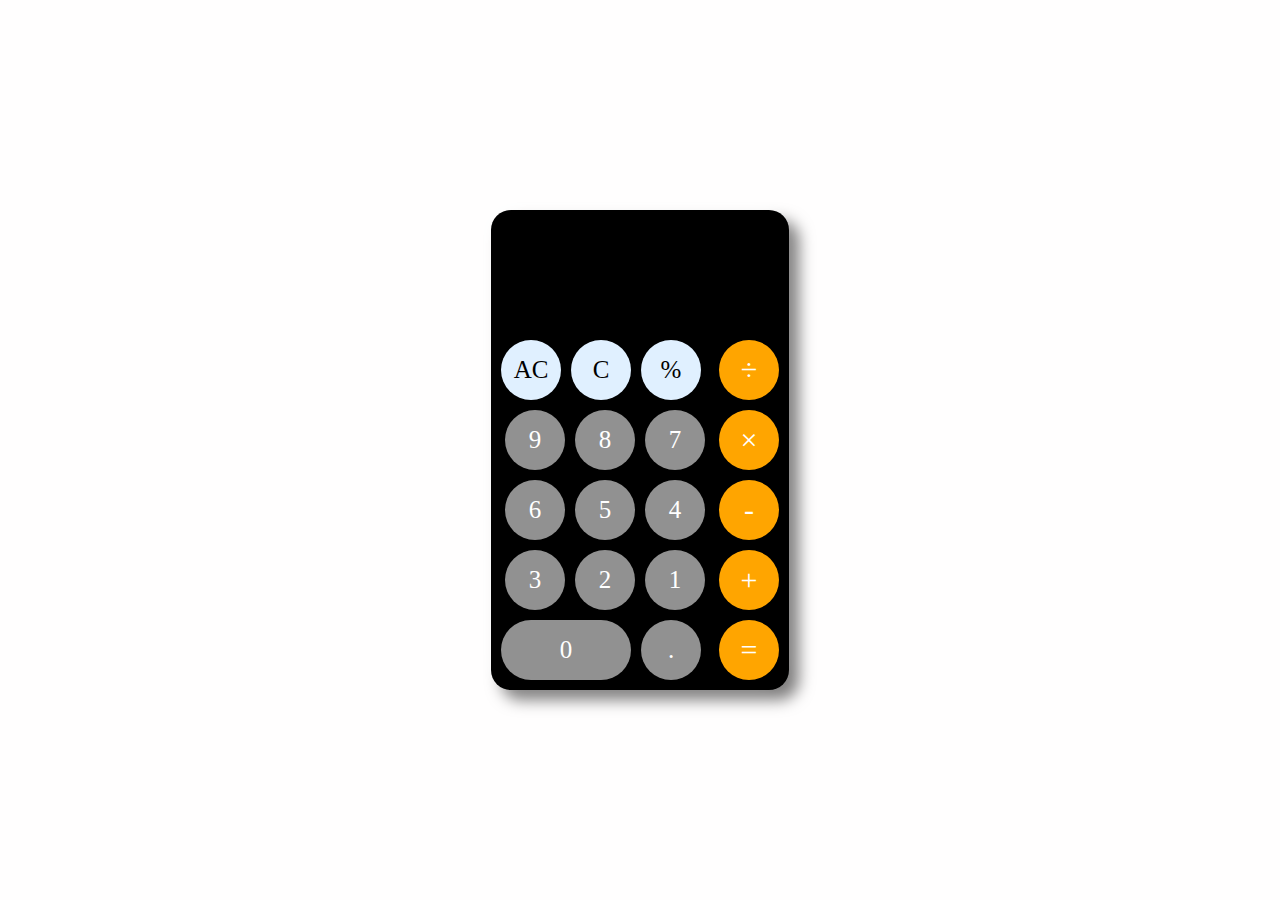
<file: 01-IOS_Calculator/index.html>
<html>
    <head>
        <title>iphone calculator</title>
        <link rel="stylesheet" href="style.css">
    </head>
    <body>
        <div class="calculator_container">
            <div class="calculator_iphone">
                    <div class="calculator_input_display">
                    <textarea disabled cols="40" rows="7" id="calculator_input_Number_Previews"></textarea>
                    <input disabled type="text" id="calculator_input_Number">
                </div>
             
                <div class="calculator_button">
                   
                    <div class="calculator_button_left3">
                        <div class="calculator_button_left3_Top">
                      
                            <div class="calculator_button_FixedSize_Top" id="Calculator_input_AC">AC</div>
                            <div class="calculator_button_FixedSize_Top" id="Calculator_input_AC1">C</div>
                            <div class="calculator_button_FixedSize_Top" onclick="display('%')">%</div>
                        </div>
                       
                        <div class="calculator_button_left_Number">
                            <div class="calculator_button_Fixedsize_Number" onclick="display('9')">9</div>
                            <div class="calculator_button_Fixedsize_Number" onclick="display('8')">8</div>
                            <div class="calculator_button_Fixedsize_Number" onclick="display('7')">7</div>

                            <div class="calculator_button_Fixedsize_Number" onclick="display('6')">6</div>
                            <div class="calculator_button_Fixedsize_Number" onclick="display('5')">5</div>
                            <div class="calculator_button_Fixedsize_Number" onclick="display('4')">4</div>

                            <div class="calculator_button_Fixedsize_Number" onclick="display('3')">3</div>
                            <div class="calculator_button_Fixedsize_Number" onclick="display('2')">2</div>
                            <div class="calculator_button_Fixedsize_Number" onclick="display('1')">1</div>
                        </div>

                        <div class="calculator_button_left3_bottom">
                            <div class="calculator_button_FixedSize_bottom" id="calculator_button_FixedSize_bottom_zero" onclick="display('0')">0</div>
                            <div class="calculator_button_FixedSize_bottom" onclick="display('.')">.</div>
                        </div>
                    </div>
                 
                    <div class="calculator_button_Right">
                        <div class="calculator_button_FixedSize_Orange" onclick="display('/')">÷</div>
                        <div class="calculator_button_FixedSize_Orange" onclick="display('*')">×</div>
                        <div class="calculator_button_FixedSize_Orange" onclick="display('-')">-</div>
                        <div class="calculator_button_FixedSize_Orange" onclick="display('+')">+</div>
                     
                        <div class="calculator_button_FixedSize_Orange" onclick="displaySolve()">=</div>
                        
                    </div>

                </div>
            </div>
        </div>
        
        <script src="script.js"></script>
        
    </body>
</html>
</file>
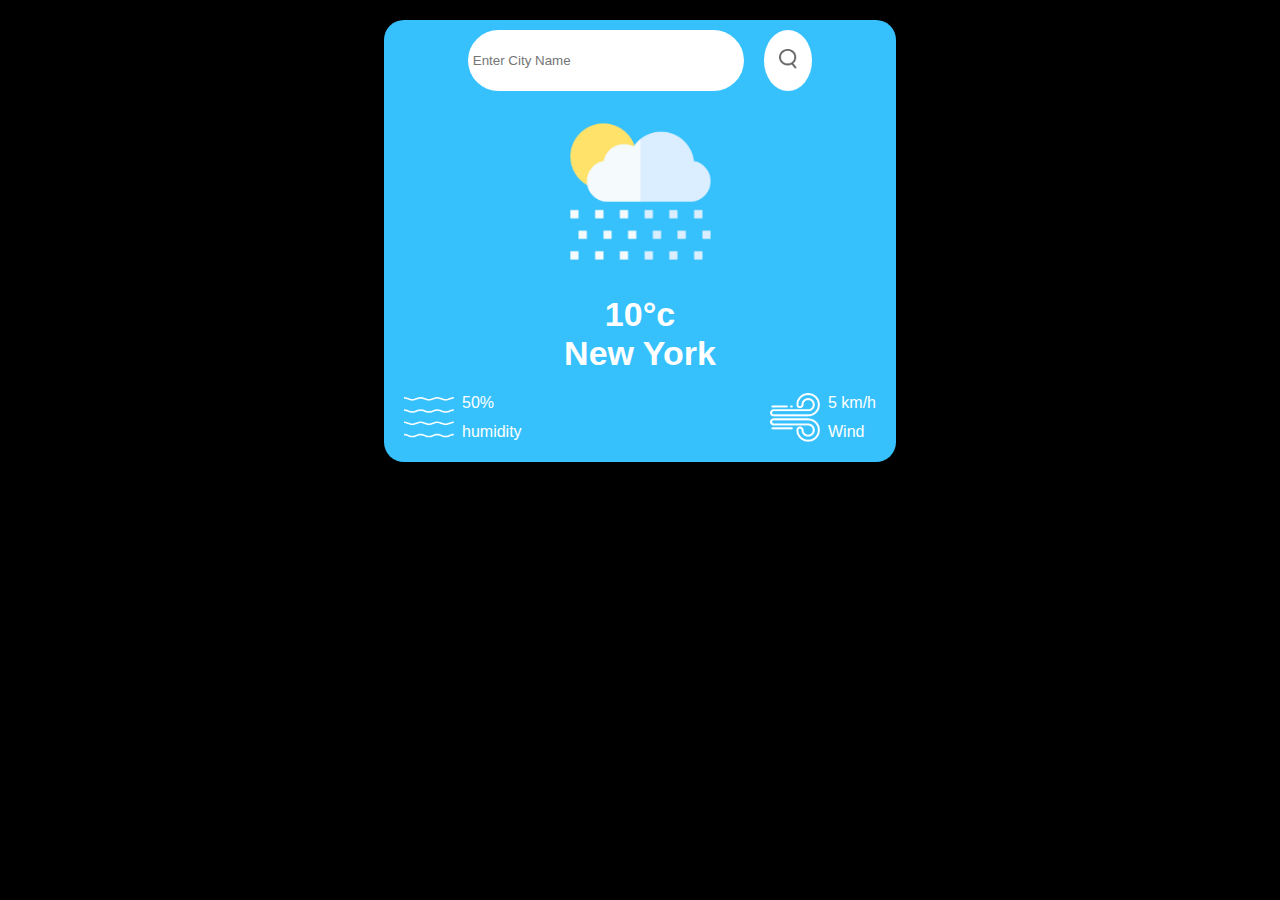
<file: 02-Wether_App/index.html>
<!DOCTYPE html>
<html lang="en">
  <head>
    <meta charset="UTF-8" />
    <meta name="viewport" content="width=device-width, initial-scale=1.0" />
    <title>Weather App</title>
    <link rel="stylesheet" href="style.css" />
  </head>
  <body>
    <div>

   
    <div class="card">
      <div class="search">
        <input type="text" placeholder="Enter City Name" spellcheck="false" />
        <button><img src="images/search.png" alt="#" id="btn" /></button>
      </div>
      <div class="weather">
        <img src="images/rain.png" alt="#" class="weather-icon" />
        <h1 class="temp">10°c</h1>
        <h2 class="city">New York</h2>
        <div class="details">
          <div class="col">
            <img src="images/humidity.png" alt="#" />
            <div>
              <p class="humidity">50%</p>
              <p>humidity</p>
            </div>
          </div>
          <div class="col">
            <img src="images/wind.png" alt="#" />
            <div>
              <p class="wind">5 km/h</p>
              <p>Wind</p>
            </div>
          </div>
        </div>
      </div>
    </div>
  </div>
    <script src="script.js"></script>
  </body>
</html>
</file>
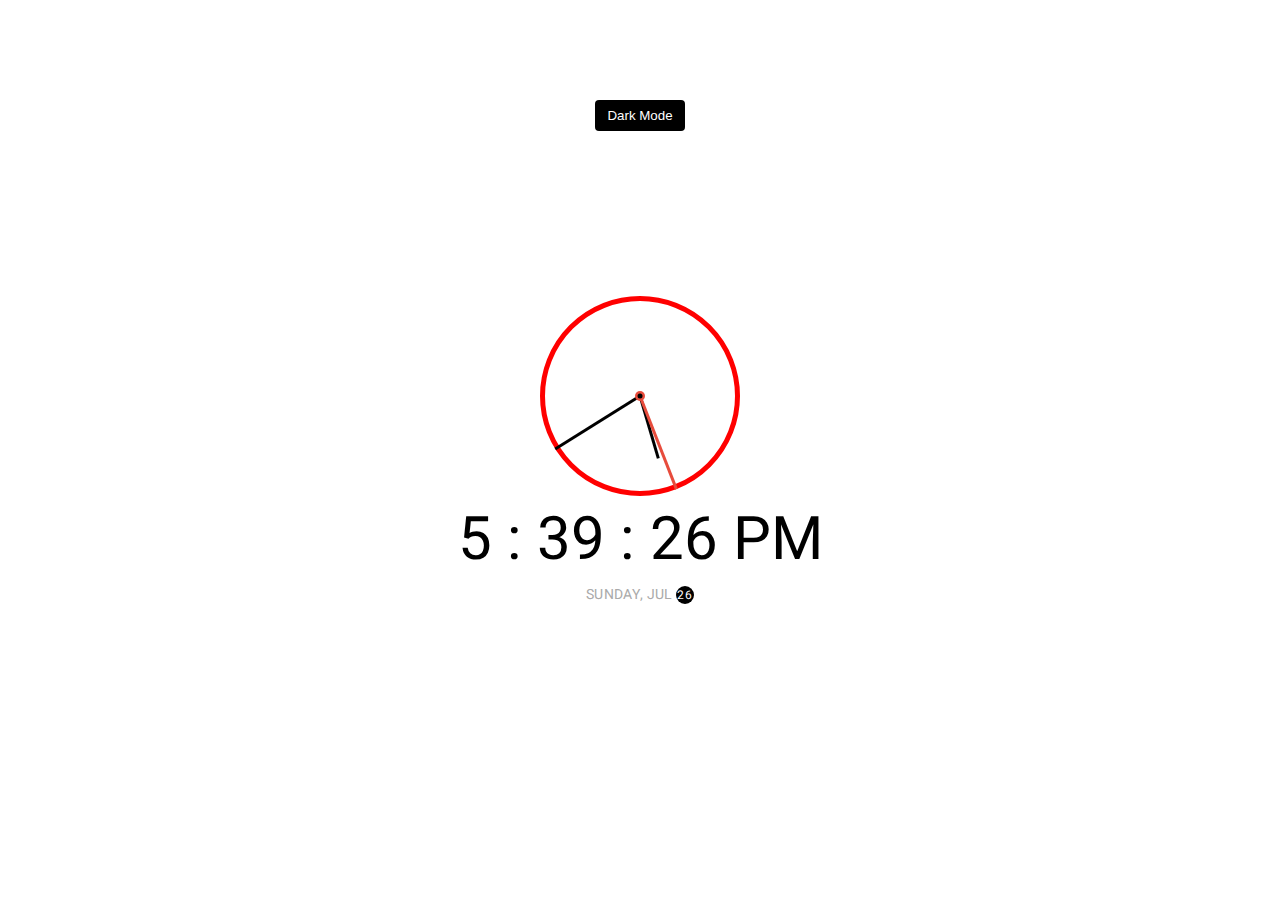
<file: 03-Digital_Clock/index.html>
<!DOCTYPE html>
<html lang="en">
  <head>
    <meta charset="UTF-8" />
    <meta http-equiv="X-UA-Compatible" content="IE=edge" />
    <meta name="viewport" content="width=device-width, initial-scale=1.0" />
    <link rel="stylesheet" href="style.css" />
    <title>Clock</title>
  </head>
  <body>
    <button class="toggle">Dark Mode</button>

    <div class="clock-container">
      <div class="clock">
        <div class="needle hour"></div>
        <div class="needle minute"></div>
        <div class="needle second"></div>
        <div class="center-point"></div>
      </div>

      <div class="time"></div>
      <div class="date"></div>
    </div>
    <script src="script.js"></script>
  </body>
</html>
</file>
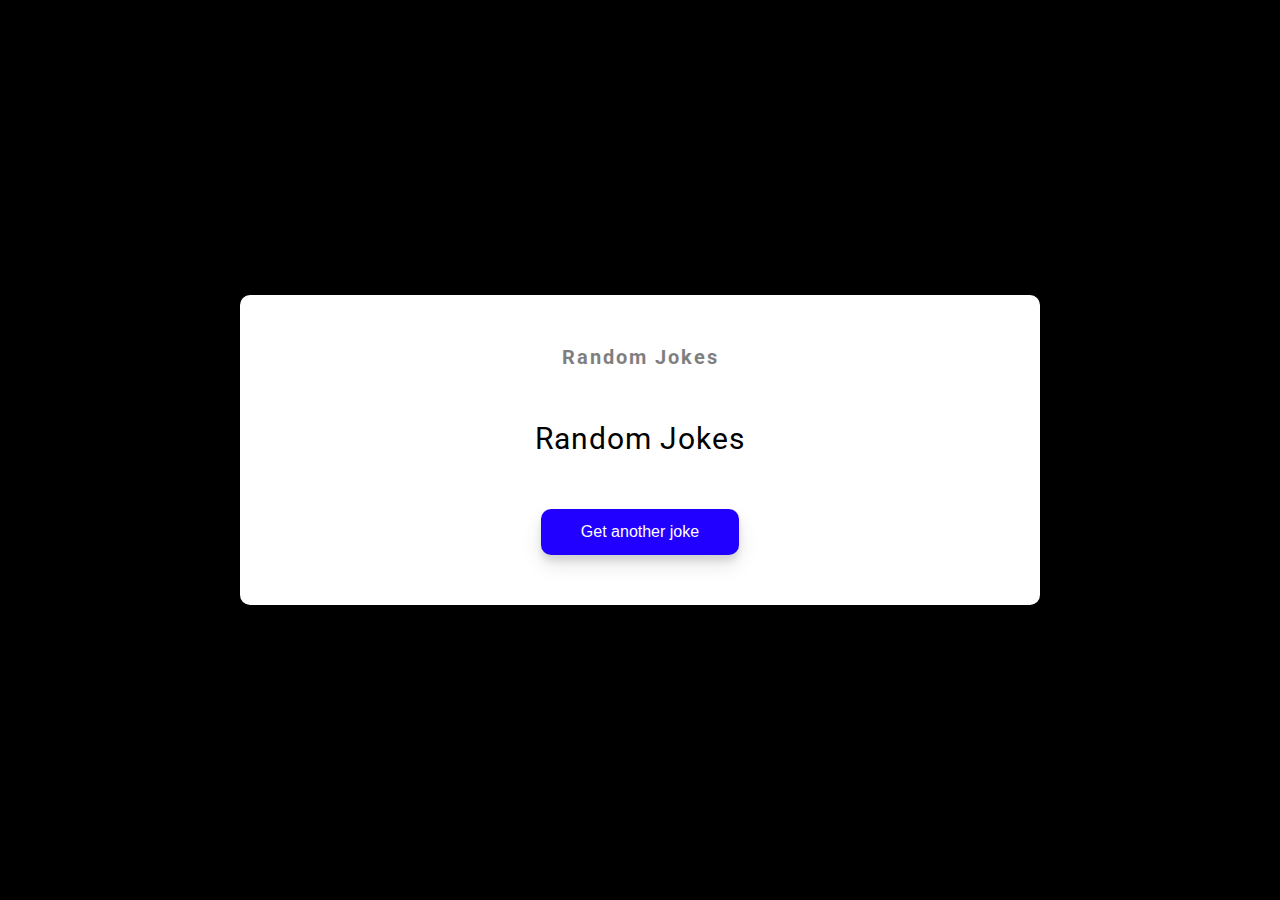
<file: 05-Random_Jokes/index.html>
<!DOCTYPE html>
<html lang="en">
  <head>
    <meta charset="UTF-8" />
    <meta http-equiv="X-UA-Compatible" content="IE=edge" />
    <meta name="viewport" content="width=device-width, initial-scale=1.0" />
    <link rel="stylesheet" href="style.css" />
    <title>Random Jokes</title>
  </head>
  <body>
    <div class="container">
      <h3>Random Jokes</h3>
      <div id="joke" class="joke">Random Jokes</div>
      <button id="jokeBtn" class="btn">Get another joke</button>
    </div>
    <script src="script.js"></script>
  </body>
</html>
</file>
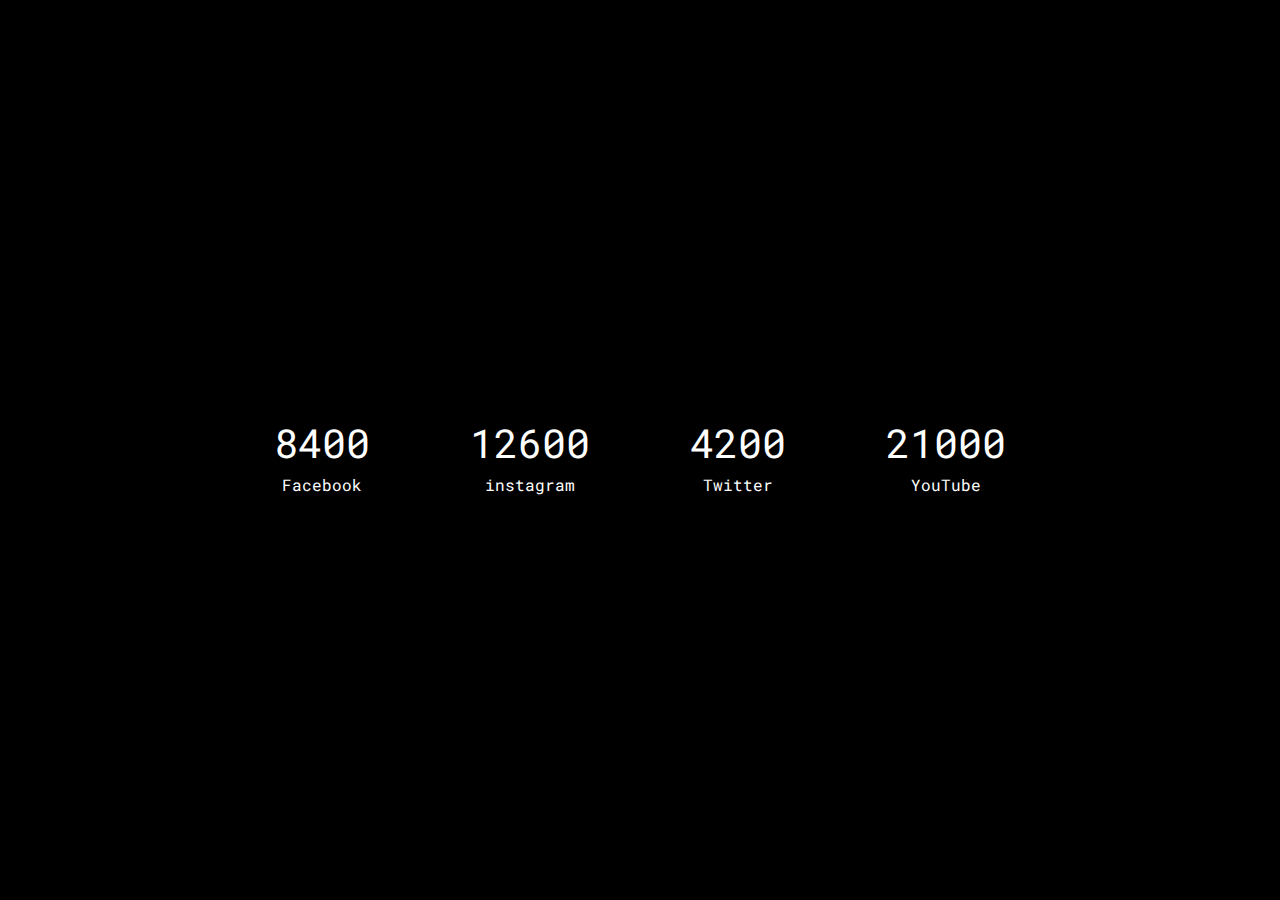
<file: 06-Social_Media_Counter/index.html>
<!DOCTYPE html>
<html lang="en">
  <head>
    <meta charset="UTF-8" />
    <meta http-equiv="X-UA-Compatible" content="IE=edge" />
    <meta name="viewport" content="width=device-width, initial-scale=1.0" />
    <link
      rel="stylesheet"
      href="https://cdnjs.cloudflare.com/ajax/libs/font-awesome/5.14.0/css/all.min.css"
      integrity="sha512-1PKOgIY59xJ8Co8+NE6FZ+LOAZKjy+KY8iq0G4B3CyeY6wYHN3yt9PW0XpSriVlkMXe40PTKnXrLnZ9+fkDaog=="
      crossorigin="anonymous"
    />
    <link rel="stylesheet" href="style.css" />
    <title>Increment Counter</title>
  </head>
  <body>
    <div class="counter-container">
      <i class="fab fa-facebook fa-3x"></i>
      <div class="counter" data-target="10000"></div>
      <span>Facebook</span>
    </div>
    <div class="counter-container">
      <i class="fab fa-instagram fa-3x"></i>
      <div class="counter" data-target="15000"></div>
      <span>instagram</span>
    </div>
    <div class="counter-container">
      <i class="fab fa-twitter fa-3x"></i>
      <div class="counter" data-target="5000"></div>
      <span>Twitter</span>
    </div>

    <div class="counter-container">
      <i class="fab fa-youtube fa-3x"></i>
      <div class="counter" data-target="25000"></div>
      <span>YouTube</span>
    </div>

   
    <script src="script.js"></script>
  </body>
</html>
</file>
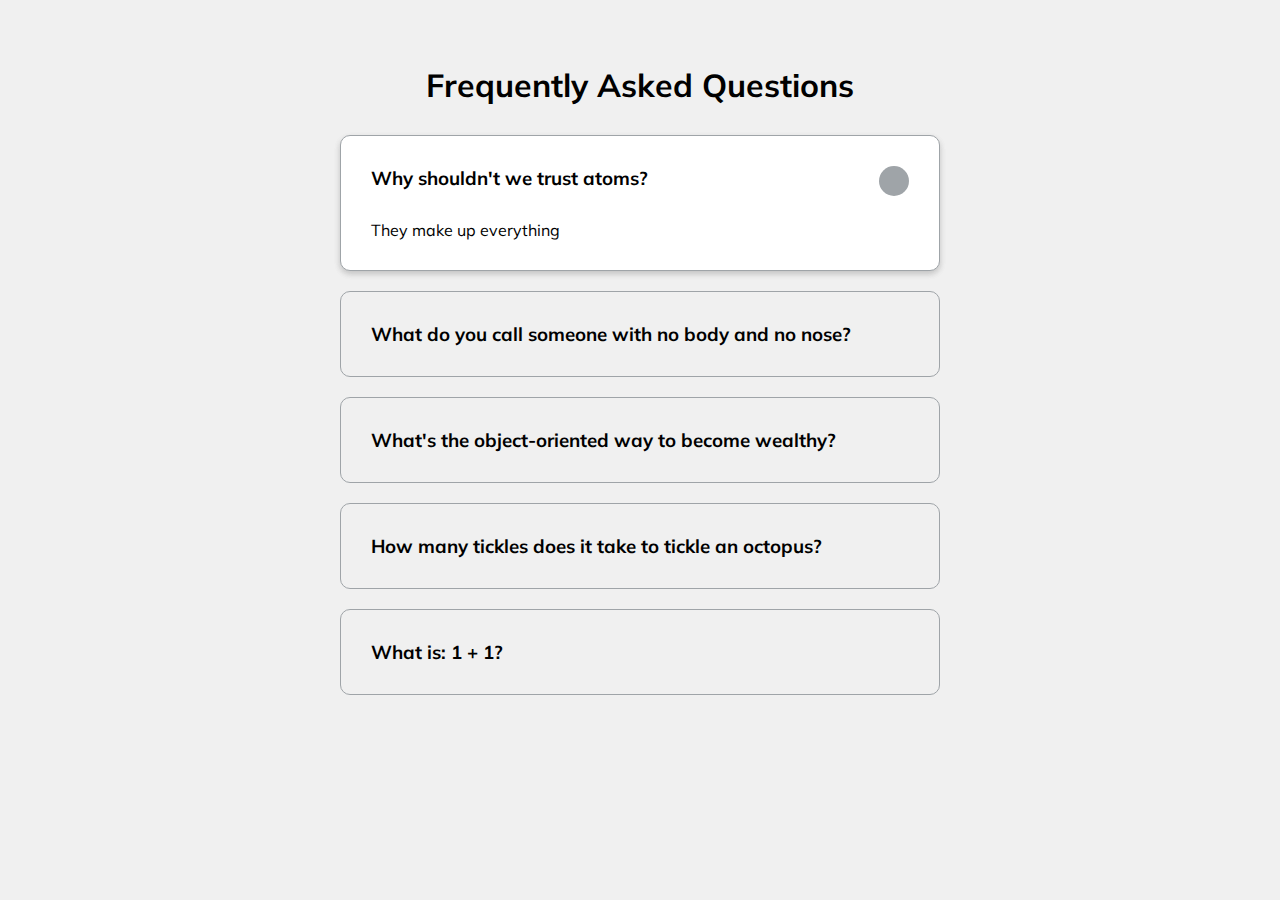
<file: 07-Faq_Collapse/index.html>
<!DOCTYPE html>
<html lang="en">
  <head>
    <meta charset="UTF-8" />
    <meta http-equiv="X-UA-Compatible" content="IE=edge" />
    <meta name="viewport" content="width=device-width, initial-scale=1.0" />
    <link
      rel="stylesheet"
      href="https://cdnjs.cloudflare.com/ajax/libs/font-awesome/5.14.0/css/all.min.css"
      integrity="sha512-1PKOgIY59xJ8Co8+NE6FZ+LOAZKjy+KY8iq0G4B3CyeY6wYHN3yt9PW0XpSriVlkMXe40PTKnXrLnZ9+fkDaog=="
      crossorigin="anonymous"
    />
    <link rel="stylesheet" href="style.css" />
    <title>FAQ</title>
  </head>
  <body>
    <h1>Frequently Asked Questions</h1>
    <div class="faq-container">
      <div class="faq active">
        <h3 class="faq-title">Why shouldn't we trust atoms?</h3>

        <p class="faq-text">They make up everything</p>

        <button class="faq-toggle">
          <i class="fas fa-chevron-down"></i>
          <i class="fas fa-times"></i>
        </button>
      </div>

      <div class="faq">
        <h3 class="faq-title">
          What do you call someone with no body and no nose?
        </h3>
        <p class="faq-text">Nobody knows.</p>
        <button class="faq-toggle">
          <i class="fas fa-chevron-down"></i>
          <i class="fas fa-times"></i>
        </button>
      </div>

      <div class="faq">
        <h3 class="faq-title">
          What's the object-oriented way to become wealthy?
        </h3>
        <p class="faq-text">Inheritance.</p>
        <button class="faq-toggle">
          <i class="fas fa-chevron-down"></i>
          <i class="fas fa-times"></i>
        </button>
      </div>

      <div class="faq">
        <h3 class="faq-title">
          How many tickles does it take to tickle an octopus?
        </h3>
        <p class="faq-text">Ten-tickles!</p>
        <button class="faq-toggle">
          <i class="fas fa-chevron-down"></i>
          <i class="fas fa-times"></i>
        </button>
      </div>

      <div class="faq">
        <h3 class="faq-title">What is: 1 + 1?</h3>
        <p class="faq-text">Depends on who are you asking.</p>
        <button class="faq-toggle">
          <i class="fas fa-chevron-down"></i>
          <i class="fas fa-times"></i>
        </button>
      </div>
    </div>
    <script src="script.js"></script>
  </body>
</html>
</file>
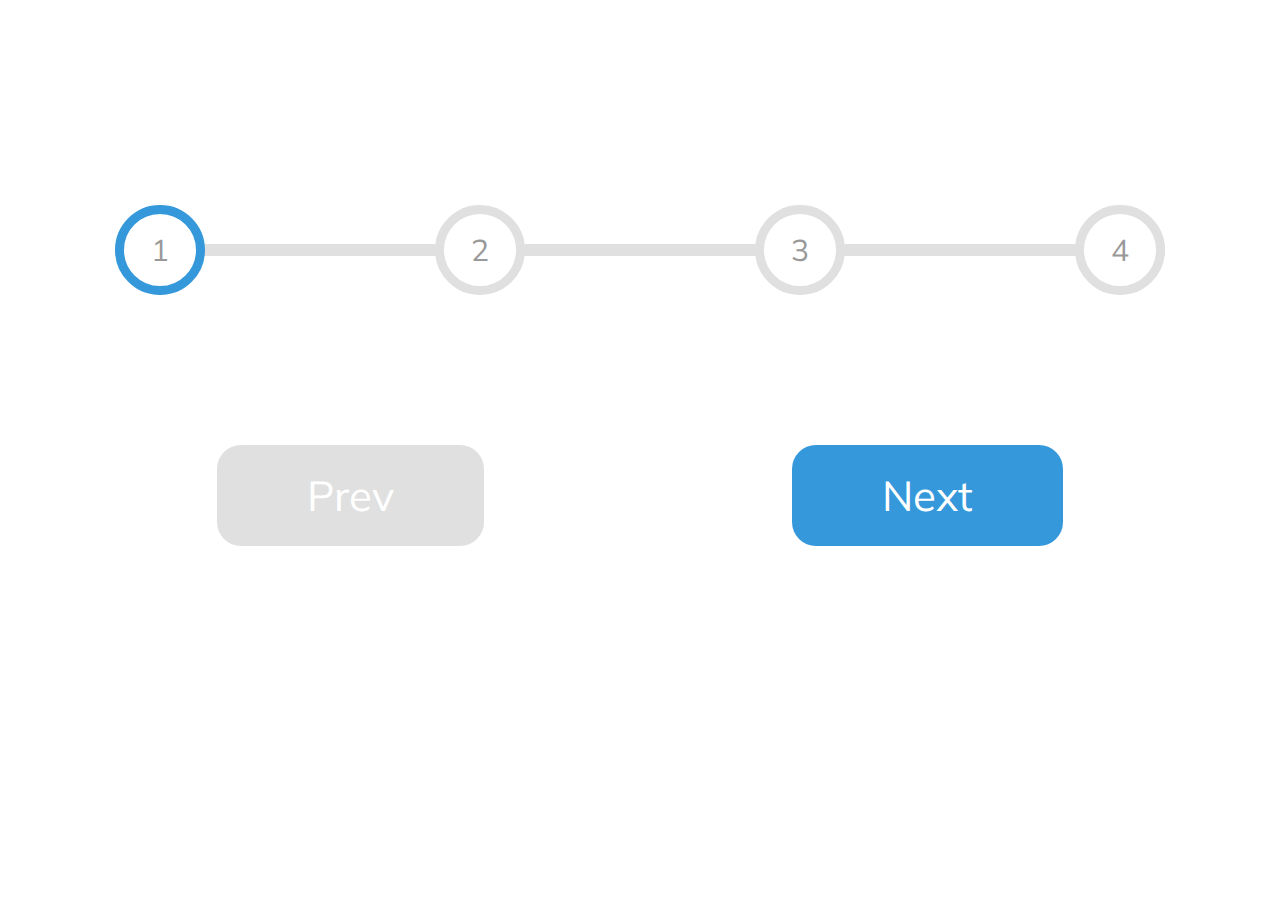
<file: 08-Register_Form_Steps/index.html>
<!DOCTYPE html>
<html lang="en">
  <head>
    <meta charset="UTF-8" />
    <meta http-equiv="X-UA-Compatible" content="IE=edge" />
    <meta name="viewport" content="width=device-width, initial-scale=1.0" />
    <link rel="stylesheet" href="style.css" />
    <title>Progress Steps</title>
  </head>
  <body>
    <div class="container">
      <div class="progress-container">
        <div class="progress" id="progress"></div>
        <div class="circle active">1</div>
        <div class="circle">2</div>
        <div class="circle">3</div>
        <div class="circle">4</div>
      </div>

      <button class="btn" id="prev" disabled>Prev</button>
      <button class="btn" id="next">Next</button>
    </div>
    <script src="script.js"></script>
  </body>
</html>
</file>
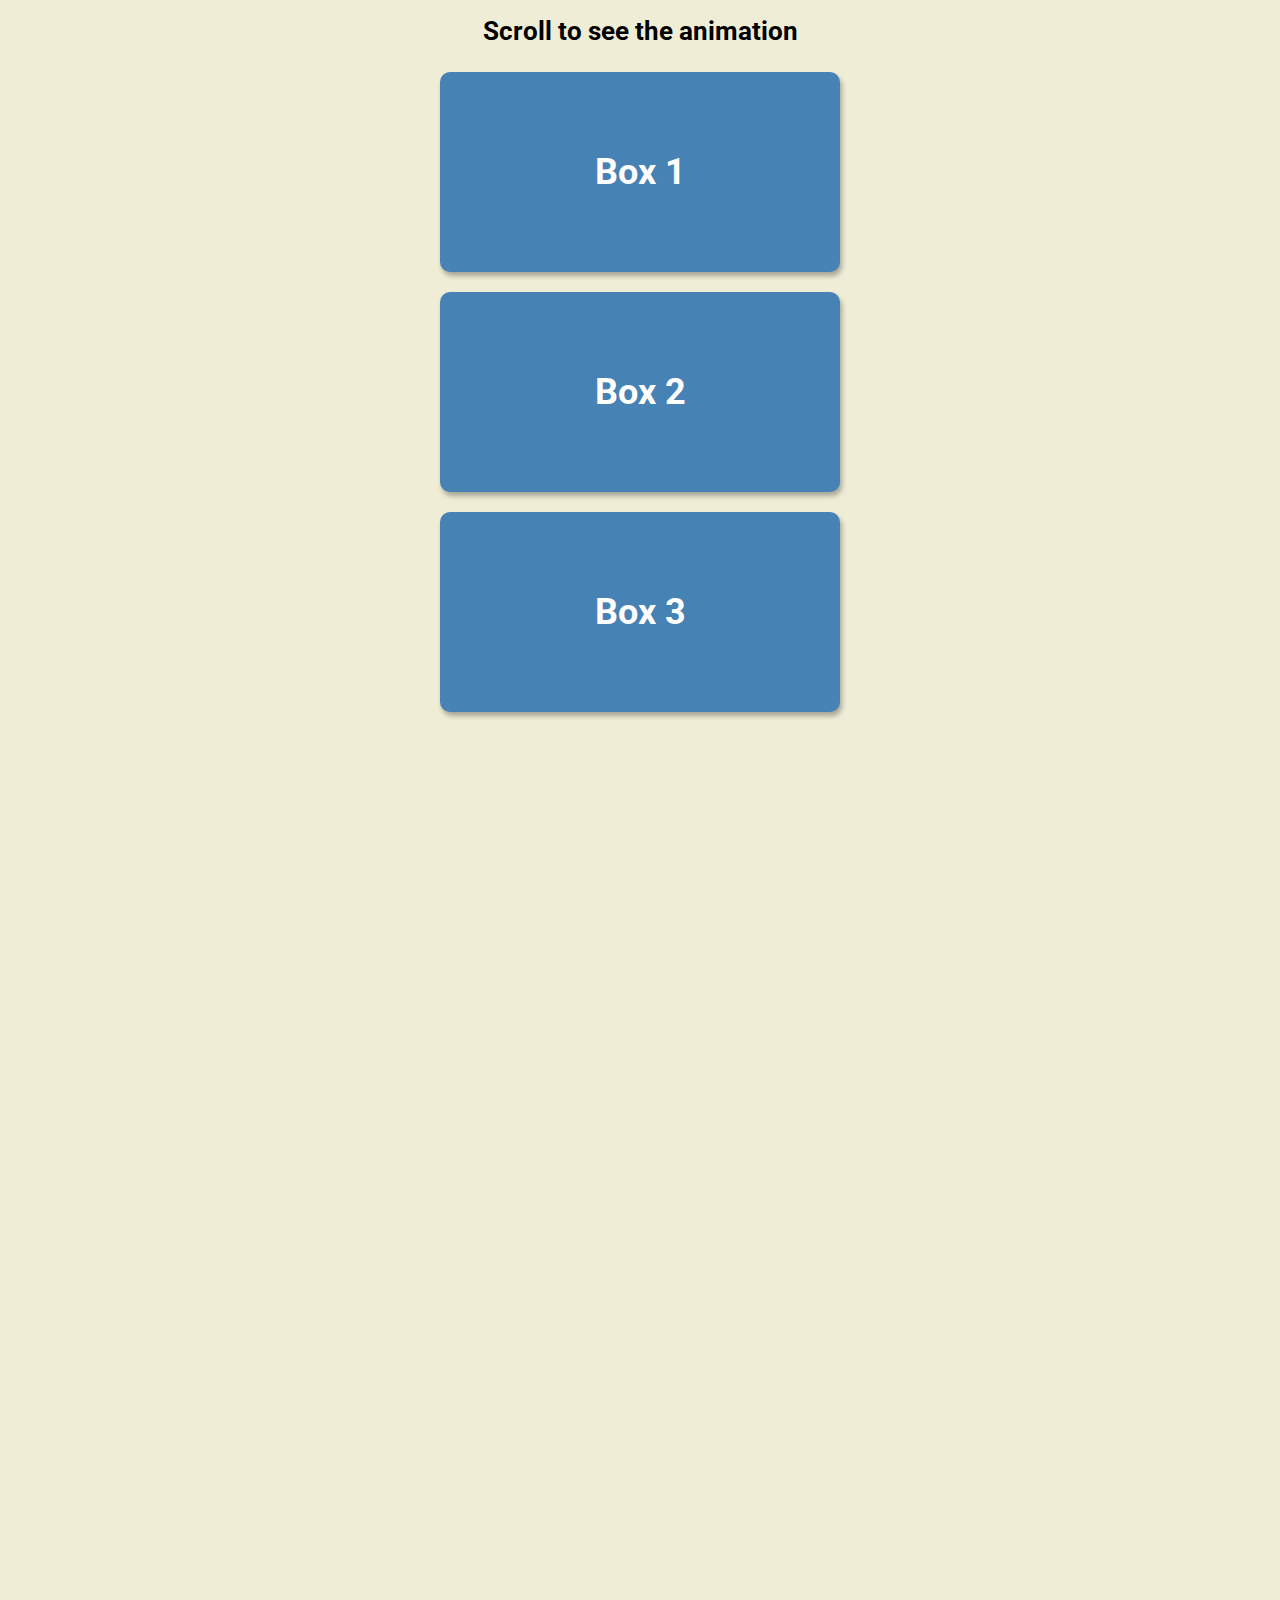
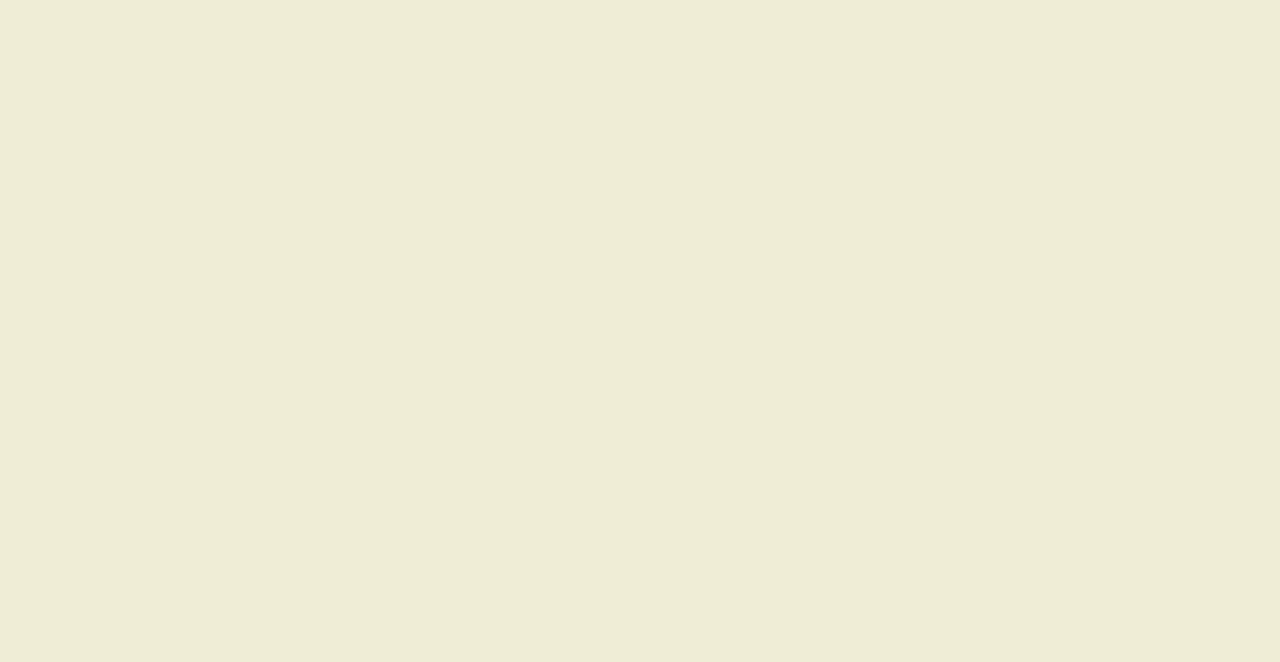
<file: 09-Scroll_Animation/index.html>
<!DOCTYPE html>
<html lang="en">
  <head>
    <meta charset="UTF-8" />
    <meta http-equiv="X-UA-Compatible" content="IE=edge" />
    <meta name="viewport" content="width=device-width, initial-scale=1.0" />
    <link rel="stylesheet" href="style.css" />
    <title>Scroll Animation</title>
  </head>
  <body>
    <h1>Scroll to see the animation</h1>
    <div class="box"><h2>Box 1</h2></div>
    <div class="box"><h2>Box 2</h2></div>
    <div class="box"><h2>Box 3</h2></div>
    <div class="box"><h2>Box 4</h2></div>
    <div class="box"><h2>Box 5</h2></div>
    <div class="box"><h2>Box 6</h2></div>
    <div class="box"><h2>Box 7</h2></div>
    <div class="box"><h2>Box 8</h2></div>
    <div class="box"><h2>Box 9</h2></div>
    <div class="box"><h2>Box 10</h2></div>
    <script src="script.js"></script>
  </body>
</html>
</file>
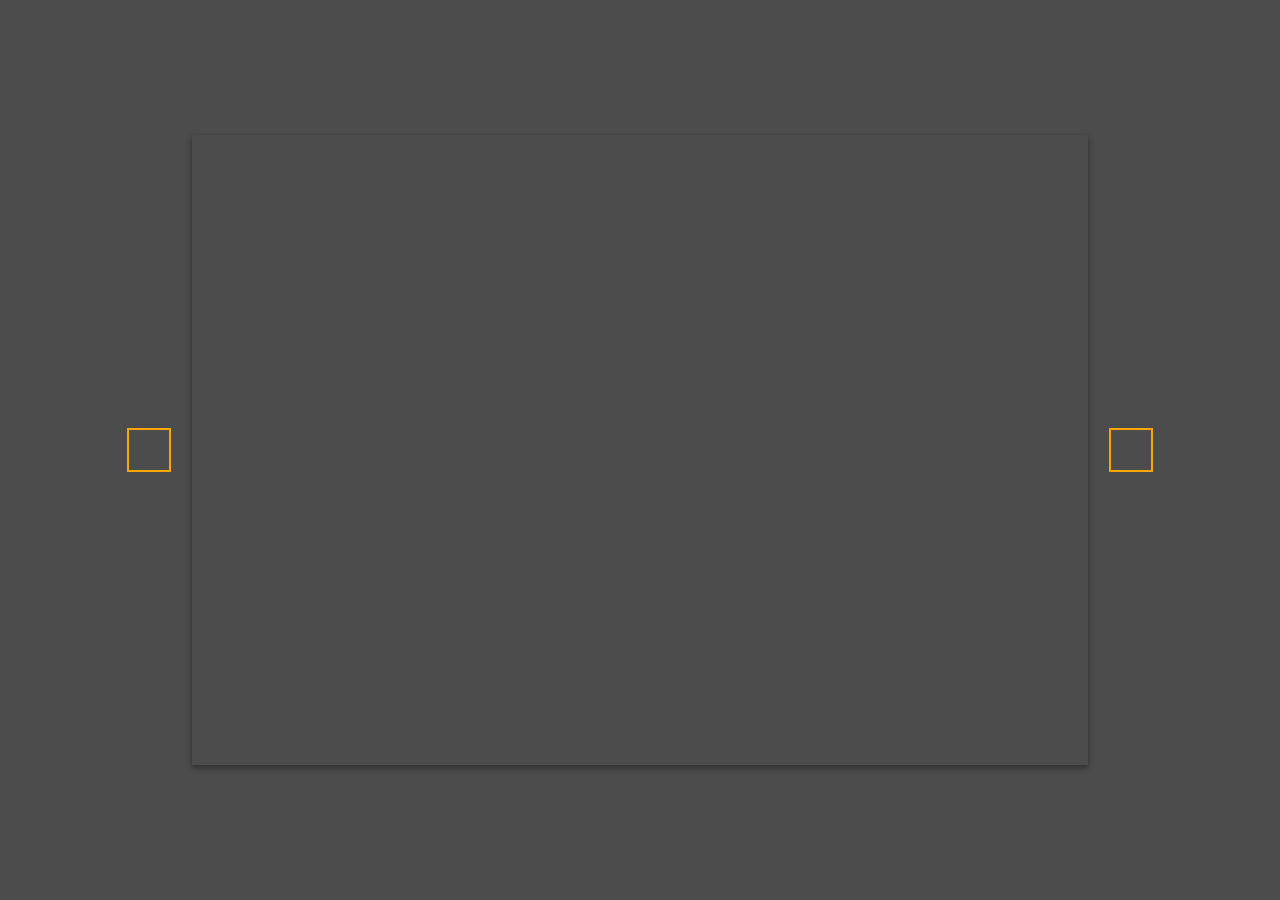
<file: 10-Background_Slider/index.html>
<!DOCTYPE html>
<html lang="en">
  <head>
    <meta charset="UTF-8" />
    <meta name="viewport" content="width=device-width, initial-scale=1.0" />
    <link
      rel="stylesheet"
      href="https://cdnjs.cloudflare.com/ajax/libs/font-awesome/5.14.0/css/all.min.css"
      integrity="sha512-1PKOgIY59xJ8Co8+NE6FZ+LOAZKjy+KY8iq0G4B3CyeY6wYHN3yt9PW0XpSriVlkMXe40PTKnXrLnZ9+fkDaog=="
      crossorigin="anonymous"
    />
    <link rel="stylesheet" href="style.css" />
    <title>Background Slider</title>
  </head>
  <body>
    <div class="slider-container">
      <div
        class="slide active"
        style="
          background-image: url('https://images.unsplash.com/photo-1549880338-65ddcdfd017b?ixlib=rb-1.2.1&ixid=eyJhcHBfaWQiOjEyMDd9&auto=format&fit=crop&w=2100&q=80');
        "
      ></div>
      <div
        class="slide"
        style="
          background-image: url('https://images.unsplash.com/photo-1511593358241-7eea1f3c84e5?ixlib=rb-1.2.1&ixid=eyJhcHBfaWQiOjEyMDd9&auto=format&fit=crop&w=1934&q=80');
        "
      ></div>

      <div
        class="slide"
        style="
          background-image: url('https://images.unsplash.com/photo-1495467033336-2effd8753d51?ixlib=rb-1.2.1&ixid=eyJhcHBfaWQiOjEyMDd9&auto=format&fit=crop&w=2100&q=80');
        "
      ></div>

      <div
        class="slide"
        style="
          background-image: url('https://images.unsplash.com/photo-1522735338363-cc7313be0ae0?ixlib=rb-1.2.1&ixid=eyJhcHBfaWQiOjEyMDd9&auto=format&fit=crop&w=2689&q=80');
        "
      ></div>

      <div
        class="slide"
        style="
          background-image: url('https://images.unsplash.com/photo-1559087867-ce4c91325525?ixlib=rb-1.2.1&ixid=eyJhcHBfaWQiOjEyMDd9&auto=format&fit=crop&w=2100&q=80');
        "
      ></div>

      <button class="arrow left-arrow" id="left">
        <i class="fas fa-arrow-left"></i>
      </button>

      <button class="arrow right-arrow" id="right">
        <i class="fas fa-arrow-right"></i>
      </button>
    </div>
    <script src="script.js"></script>
  </body>
</html>
</file>
<file: 01-IOS_Calculator/style.css>
body{
    background-color:#fffefe;
}
.calculator_container{
    width: 100%;
    height: 100%;
    display: flex;
    flex-direction: column;
    justify-content: center;
    align-items:center;
   
}
.calculator_iphone{
    background-color:#000;
    border-radius:20px;
    padding:5px;
    box-shadow: -10px -10px 15px rgba(255,255,255,0.5),
    10px 10px 15px rgba(0,0,0,0.5);
}

.calculator_input_display{
    width: 288px;
    height: 120px;
    display: flex;
    flex-direction: column;
    justify-content: center;
    align-items:center;
}
#calculator_input_Number_Previews{
    width: 275px;
    height:100%;
    outline:none;
    background-color:#000;
    border:none;
    color:#fff;
    font-size:20px;
    overflow-y:hidden;
    text-align: right;
    resize:none;
    display:flex;
    flex-direction: row-reverse;
    padding:30px 0px 0px 0px ;
    color:#dbd8d3;

}
#calculator_input_Number{
    width: 275px;
    height: 100px;
    outline:none;
    background-color:#000;
    color:#fff;
    border:none;
    font-size: 40px;
    overflow-y: hidden;
    text-align: right;
    resize: none;
}

.calculator_button{
    display: flex;
    flex-direction:row;
}

.calculator_button_left3_Top{
    display: flex;
    flex-direction: row;
}

.calculator_button_FixedSize_Top,
.calculator_button_Fixedsize_Number,
.calculator_button_FixedSize_bottom,
.calculator_button_FixedSize_Orange{
    width: 60px;
    height: 60px;
    border-radius:60px;
    display:flex;
    align-items:center;
    text-align:center;
    justify-content: center;
    font-size: 25px;
    margin:5px;
    

}

.calculator_button_FixedSize_Top{
    background-color: rgb(224,240,255);
}
.calculator_button_Fixedsize_Number{
    background-color: rgb(145,145,145);
}
.calculator_button_FixedSize_bottom{
    background-color:rgb(145,145,145);

}
.calculator_button_FixedSize_Orange{
    background-color:orange;
    color:#fff;
    font-size: 30px;
}

.calculator_button_left_Number{
    display:flex;
    justify-content: center;
    align-items: center;
    flex-wrap: wrap;
    width: 218px;
    color:white;
}
.calculator_button_left3_bottom{
    display: flex;
    flex-direction: row;
    color:white;
}
#calculator_button_FixedSize_bottom_zero{
    width: 130px;
    align-items: left;
    text-align: left;
}
.calculator_button_Right{
    display: flex;
    flex-direction: column;
}
</file>
<file: 02-Wether_App/style.css>
* {
  margin: 0;
  padding: 0;
  box-sizing: border-box;
  font-family: sans-serif
}

body {
  background: #000000;
}

.card {
  width: 40%;

  background: rgb(55, 193, 252);
  color: #fff;
  margin: 20px auto;
  border-radius: 20px;
  padding: 10px;
  text-align: center;
}

.search {
  display: flex;
  width: 70%;
  margin: auto;
}

.search input {
  border: 0;
  outline: 0;
  background: #ffffff;
  color: #000000;
  width: 100%;
  padding: 5px;
  border-radius: 4rem;


}

.search button {
  margin-left: 20px;
  border: 0;
  outline: 0;
  background: #ffffff;
  border-radius: 50%;
  width: 3.8rem;
  height: 3.8rem;
  cursor: pointer;
}

.search img {
  width: 1.1rem;
}

.weather-icon {
  width: 200px;

}

.weather h1 {
  font-size: 34px;
}

.weather h2 {
  font-size: 34px;
}

.details {
  display: flex;
  align-items: center;
  justify-content: space-between;
  margin-top: 10px;
  padding: 10px;
}

.col {
  display: flex;
  align-items: center;
  text-align: left;
}

.col img {
  width: 50px;
  margin-right: 0.5rem;
}

.humidity,
.wind {
  margin-bottom: 0.7rem;
}

.error {
  animation: shake 0.1s linear 10;
}

@keyframes shake {
  0% {
    transform: translateX(0);
  }

  25% {
    transform: translateX(-0.4rem);
  }

  50% {
    transform: translateX(0);
  }

  75% {
    transform: translateX(0.4rem);
  }

  100% {
    transform: translateX(0);
  }
}
</file>
<file: 03-Digital_Clock/style.css>
@import url('https://fonts.googleapis.com/css?family=Heebo:300&display=swap');

* {
  padding: 0;
  margin: 0;
  box-sizing: border-box;
}

:root {
  --primary-color: #000;
  --secondary-color: #fff;
}

html {
  transition: all 0.5s ease-in;
}

html.dark {
  --primary-color: #fff;
  --secondary-color: #333;
}

html.dark {
  background-color: #111;
  color: var(--primary-color);
}

body {
  font-family: 'Heebo', sans-serif;
  display: flex;
  justify-content: center;
  align-items: center;
  height: 100vh;
}

.toggle {
  background-color: var(--primary-color);
  color: var(--secondary-color);
  border: 0;
  border-radius: 4px;
  padding: 8px 12px;
  position: absolute;
  top: 100px;
  cursor: pointer;
}

.toggle:focus {
  outline: none;
}

.clock-container {
  display: flex;
  flex-direction: column;
  justify-content: space-between;
  align-items: center;
}

.clock {
  position: relative;
  width: 200px;
  height: 200px;
  padding: 5px;
  border: 5px solid red;
  border-radius: 50%;
}

.needle {
  background-color: var(--primary-color);
  position: absolute;
  top: 50%;
  left: 50%;
  height: 65px;
  width: 3px;
  transform-origin: bottom center;
  transition: all 0.5s ease-in;
}

.needle.hour {
  transform: translate(-50%, -100%) rotate(0deg);
}

.needle.minute {
  transform: translate(-50%, -100%) rotate(0deg);
  height: 100px;
}

.needle.second {
  transform: translate(-50%, -100%) rotate(30deg);
  height: 100px;
  background-color: #e74c3c;
}

.center-point {
  background-color: #e74c3c;
  width: 10px;
  height: 10px;
  position: absolute;
  top: 50%;
  left: 50%;
  transform: translate(-50%, -50%);
  border-radius: 50%;
}

.center-point::after {
  content: '';
  background-color: var(--primary-color);
  position: absolute;
  width: 5px;
  height: 5px;
  top: 50%;
  left: 50%;
  transform: translate(-50%, -50%);
  border-radius: 50%;
}

.time {
  font-size: 60px;
}

.date {
  color: #aaa;
  font-size: 14px;
  letter-spacing: 0.3px;
  text-transform: uppercase;
}

.date .circle {
  background-color: var(--primary-color);
  color: var(--secondary-color);
  border-radius: 50%;
  height: 18px;
  width: 18px;
  display: inline-flex;
  align-items: center;
  justify-content: center;
  line-height: 18px;
  transition: all 0.5s ease-in;
  font-size: 12px;
}
</file>
<file: 05-Random_Jokes/style.css>
@import url('https://fonts.googleapis.com/css2?family=Roboto:wght@400;700&display=swap');

* {
  padding: 0;
  margin: 0;
  box-sizing: border-box;
}

body {
  font-family: 'Roboto', sans-serif;
  background-color: #000000;
  display: flex;
  justify-content: center;
  align-items: center;
  height: 100vh;
  overflow: hidden;
  padding: 20px;
}

.container {
  background-color: #fff;
  border-radius: 10px;
  box-shadow: 0 10px 20px rgba(0, 0, 0, 0.1), 0 6px 6px rgba(0, 0, 0, 0.1);
  padding: 50px 20px;
  text-align: center;
  width: 800px;
  max-width: 100%;
}

h3 {
  font-size: 20px;
  opacity: 0.5;
  letter-spacing: 2px;
}

.joke {
  font-size: 30px;
  letter-spacing: 1px;
  line-height: 40px;
  margin: 50px auto;
  max-width: 600px;
}

.btn {
  font-size: 16px;
  background-color: #2200ff;
  color: #fff;
  border: 0;
  border-radius: 10px;
  padding: 14px 40px;
  box-shadow: 0 10px 20px rgba(0, 0, 0, 0.1), 0 6px 6px rgba(0, 0, 0, 0.1);
  cursor: pointer;
}

.btn:focus {
  outline: 0;
}

.btn:active {
  transform: scale(0.98);
}
</file>
<file: 06-Social_Media_Counter/style.css>
@import url('https://fonts.googleapis.com/css2?family=Roboto+Mono&display=swap');

* {
  padding: 0;
  margin: 0;
  box-sizing: border-box;
}

body {
  font-family: 'Roboto Mono', sans-serif;
  background-color: #000000;
  color: #fff;
  display: flex;
  justify-content: center;
  align-items: center;
  height: 100vh;
  line-height: 1.5;
}

.counter-container {
  display: flex;
  flex-direction: column;
  justify-content: center;
  text-align: center;
  margin: 30px 50px;
}

.counter {
  font-size: 40px;
  margin-top: 10px;
}

@media (max-width: 580px) {
  body {
    flex-direction: column;
  }
}
</file>
<file: 07-Faq_Collapse/style.css>
@import url('https://fonts.googleapis.com/css2?family=Muli:wght@400;700&display=swap');

* {
  padding: 0;
  margin: 0;
  box-sizing: border-box;
}

body {
  font-family: 'Muli', sans-serif;
  background-color: #f0f0f0;
  padding: 15px;
}

h1 {
  margin: 50px 0 30px;
  text-align: center;
}

.faq-container {
  max-width: 600px;
  margin: 0 auto;
}

.faq {
  background-color: transparent;
  border: 1px solid #9fa4a8;
  border-radius: 10px;
  margin: 20px 0;
  padding: 30px;
  position: relative;
  overflow: hidden;
  transition: 0.3s ease;
}

.faq.active {
  background-color: #fff;
  box-shadow: 0 3px 6px rgba(0, 0, 0, 0.1), 0 3px 6px rgba(0, 0, 0, 0.1);
}


.faq-title {
  margin: 0 35px 0 0;
}

.faq-text {
  display: none;
  margin: 30px 0 0;
}

.faq.active .faq-text {
  display: block;
}

.faq-toggle {
  background-color: transparent;
  border: 0;
  border-radius: 50%;
  cursor: pointer;
  display: flex;
  align-items: center;
  justify-content: center;
  font-size: 16px;
  padding: 0;
  position: absolute;
  top: 30px;
  right: 30px;
  height: 30px;
  width: 30px;
}

.faq-toggle:focus {
  outline: 0;
}

.faq-toggle .fa-times {
  display: none;
}

.faq.active .faq-toggle .fa-times {
  color: #fff;
  display: block;
}

.faq.active .faq-toggle .fa-chevron-down {
  display: none;
}

.faq.active .faq-toggle {
  background-color: #9fa4a8;
}
</file>
<file: 08-Register_Form_Steps/style.css>
@import url('https://fonts.googleapis.com/css?family=Muli&display=swap');

* {
  padding: 0;
  margin: 0;
  box-sizing: border-box;
}

html {
  font-size: 30px;
}

body {
  font-family: 'Muli', sans-serif;
  display: flex;
  justify-content: center;
  align-items: center;
  height: 100vh;
  overflow: hidden;
}

:root {
  --line-border-fill: #3498db;
  --line-border-empty: #e0e0e0;
}

.container {
  text-align: center;
}

.progress-container {
  display: flex;
  justify-content: space-between;
  margin-bottom: 3rem;
  position: relative;
  width: 35rem;
  max-width: 100%;
  margin: 0 auto;
}

.progress-container::before {
  content: '';
  background-color: var(--line-border-empty);
  position: absolute;
  top: 50%;
  left: 0;
  transform: translateY(-50%);
  height: 0.4rem;
  width: 100%;
  z-index: -1;
}

.progress {
  background-color: var(--line-border-fill);
  position: absolute;
  top: 50%;
  left: 0;
  transform: translateY(-50%);
  height: 0.4rem;
  width: 0%;
  z-index: -1;
  transition: 0.4s ease;
}

.circle {
  background-color: #fff;
  color: #999;
  border-radius: 50%;
  height: 3rem;
  width: 3rem;
  display: flex;
  align-items: center;
  justify-content: center;
  border: 0.3rem solid var(--line-border-empty);
  transition: 0.4s ease;
}

.circle.active {
  border-color: var(--line-border-fill);
}

.btn {
  background-color: var(--line-border-fill);
  color: #fff;
  font-size: 1.4rem;
  font-family: inherit;
  padding: 0.8rem 3rem;
  margin: 5rem;
  border: 0;
  border-radius: 0.8rem;
  cursor: pointer;
}

.btn:active {
  transform: scale(0.98);
}

.btn:focus {
  outline: 0;
}

.btn:disabled {
  background-color: var(--line-border-empty);
  cursor: not-allowed;
}

/* Responsive */
@media (max-width: 40rem) {
  .progress-container {
    width: 30rem;
  }
}
</file>
<file: 09-Scroll_Animation/style.css>
@import url('https://fonts.googleapis.com/css2?family=Roboto:wght@400;700&display=swap');

* {
  padding: 0;
  margin: 0;
  box-sizing: border-box;
}

html {
  font-size: 62.5%;
}

body {
  background-color: #efedd6;
  font-family: 'Roboto', sans-serif;
  display: flex;
  flex-direction: column;
  align-items: center;
  justify-content: center;
  overflow-x: hidden;
}

h1 {
  font-size: 2.6rem;
  margin: 1.6rem;
}

h2 {
  font-size: 3.6rem;
  margin: 1.6rem;
}

.box {
  display: flex;
  justify-content: center;
  align-items: center;
  width: 40rem;
  height: 20rem;
  margin: 1rem;
  font-size: 1.6rem;
  background-color: steelblue;
  color: #fff;
  border-radius: 1rem;
  box-shadow: 0.2rem 0.4rem 0.5rem rgba(0, 0, 0, 0.3);
  transform: translateX(400%);
  transition: transform 0.4s ease;
}

.box:nth-of-type(even) {
  transform: translateX(-400%);
}

.box.show {
  transform: translateX(0);
}

/* Responsive */

@media (max-width: 44rem) {
  .box {
    width: 35rem;
  }
}
</file>
<file: 10-Background_Slider/style.css>
@import url('https://fonts.googleapis.com/css2?family=Roboto:wght@400;700&display=swap');

* {
  box-sizing: border-box;
}

body {
  font-family: 'Roboto', sans-serif;
  display: flex;
  flex-direction: column;
  align-items: center;
  justify-content: center;
  height: 100vh;
  overflow: hidden;
  margin: 0;
  background-position: center center;
  background-size: cover;
  transition: 0.4s;
}

body::before {
  content: '';
  position: absolute;
  top: 0;
  left: 0;
  width: 100%;
  height: 100vh;
  background-color: rgba(0, 0, 0, 0.7);
  z-index: -1;
}

.slider-container {
  box-shadow: 0 3px 6px rgba(0, 0, 0, 0.16), 0 3px 6px rgba(0, 0, 0, 0.23);
  height: 70vh;
  width: 70vw;
  position: relative;
  overflow: hidden;
}

.slide {
  opacity: 0;
  height: 100vh;
  width: 100vw;
  background-position: center center;
  background-size: cover;
  position: absolute;
  top: -15vh;
  left: -15vw;
  transition: 0.4s ease;
  z-index: 1;
}

.slide.active {
  opacity: 1;
}

.arrow {
  position: fixed;
  background-color: transparent;
  color: #fff;
  padding: 20px;
  font-size: 30px;
  border: 2px solid orange;
  top: 50%;
  transform: translateY(-50%);
  cursor: pointer;
}

.arrow:focus {
  outline: 0;
}

.left-arrow {
  left: calc(15vw - 65px);
}

.right-arrow {
  right: calc(15vw - 65px);
}
</file>
